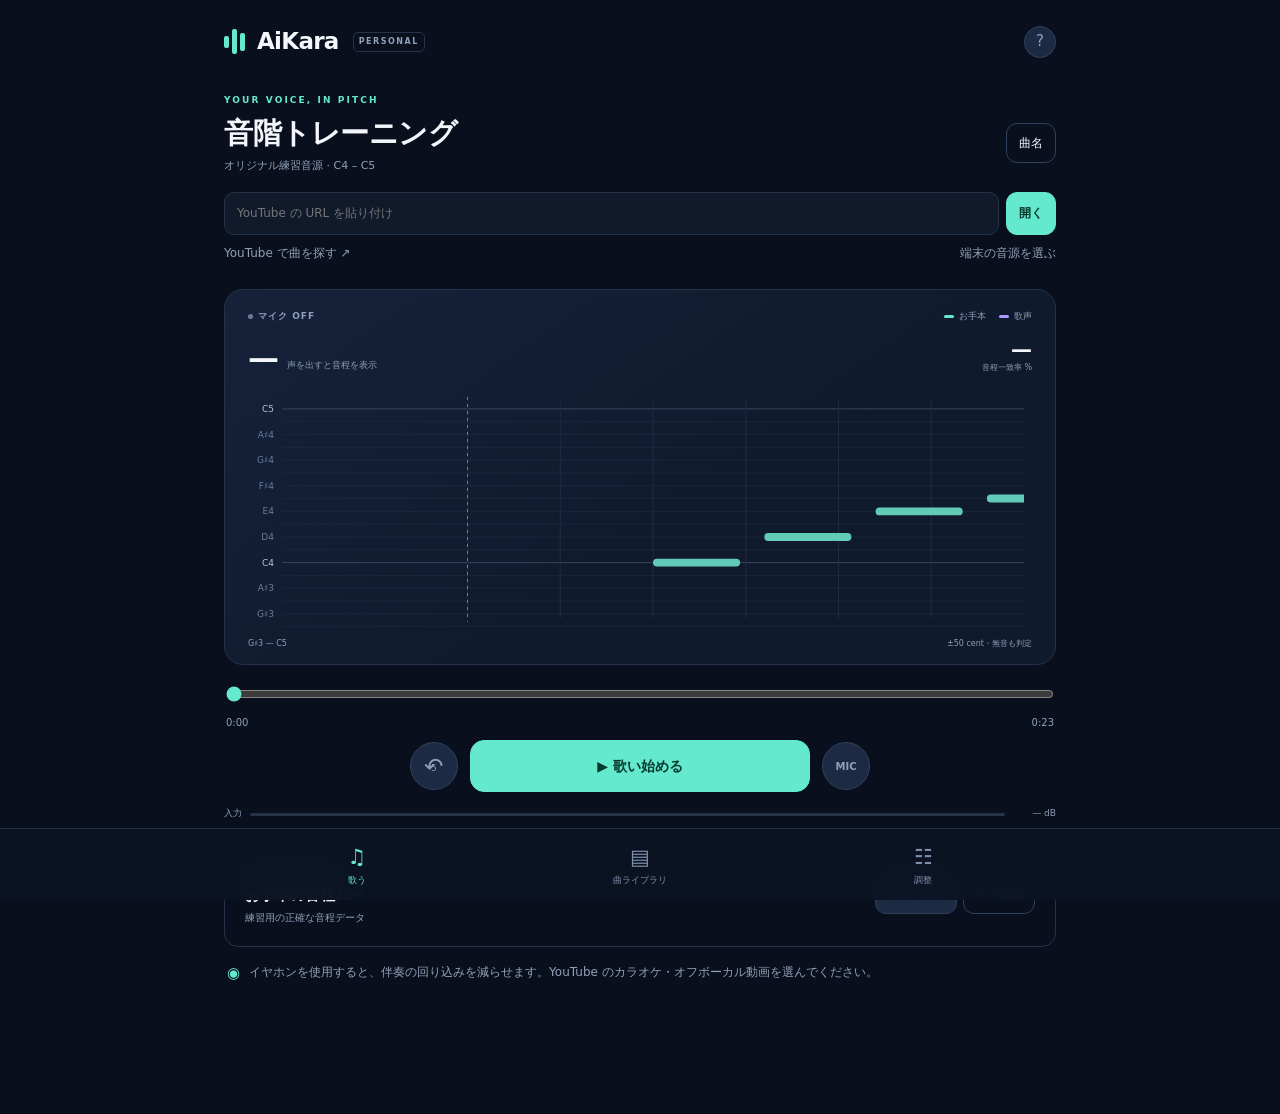
<file: app/src/main/assets/index.html>
<!doctype html>
<html lang="ja"><head><meta charset="UTF-8"><meta name="viewport" content="width=device-width,initial-scale=1,viewport-fit=cover"><meta http-equiv="Content-Security-Policy" content="default-src 'self'; script-src 'self'; style-src 'self'; img-src 'self' data:; connect-src 'none'; frame-src 'none'; object-src 'none'"><title>AiKara</title><link rel="stylesheet" href="style.css"></head>
<body>
<header><div class="brand"><span class="mark"><i></i><i></i><i></i></span>AiKara<span class="personal">PERSONAL</span></div><button id="help" class="icon-button" aria-label="使い方">?</button></header>
<main>
<section id="sing" class="page">
  <div class="eyebrow">YOUR VOICE, IN PITCH</div>
  <div class="title-row"><div><h1 id="song-title">音階トレーニング</h1><p id="song-subtitle">オリジナル練習音源 · C4 – C5</p></div><button id="rename" class="small ghost">曲名</button></div>
  <div id="source-entry" class="source-entry"><div class="input-row"><input id="youtube-url" type="url" placeholder="YouTube の URL を貼り付け" aria-label="YouTube URL" autocomplete="off"><button id="load-youtube" class="small primary">開く</button></div><div class="source-actions"><button id="search-youtube" class="text-button">YouTube で曲を探す ↗</button><button id="pick-local" class="text-button">端末の音源を選ぶ</button></div></div>
  <div class="chart-card"><div class="chart-top"><span class="live-label" id="mic-state"><b></b>マイク OFF</span><div class="legend"><span class="guide-dot"></span>お手本 <span class="voice-dot"></span>歌声</div></div>
    <div class="pitch-heading"><div><span id="current-note">—</span><small id="current-cents">声を出すと音程を表示</small></div><div class="score-number"><b id="score">—</b><span>音程一致率 %</span></div></div>
    <div class="chart-wrap"><canvas id="pitch-chart" aria-label="お手本と歌声の音程グラフ"></canvas><div id="chart-empty" hidden>お手本は未登録です<br><small>歌声の音程はそのまま表示できます</small></div></div>
    <div class="chart-bottom"><span id="range-label">C4 — C5</span><span id="score-detail">±50 cent・無音も判定</span></div>
  </div>
  <div class="timeline"><input id="seek" type="range" min="0" max="23" value="0" step="0.05" aria-label="再生位置"><div><span id="time-now">0:00</span><span id="time-end">0:23</span></div></div>
  <div class="transport"><button id="rewind" class="round" aria-label="5秒戻す">↶<small>5</small></button><button id="play" class="play"><span>▶</span> 歌い始める</button><button id="mic-toggle" class="round mic" aria-label="マイクを切り替え">MIC</button></div>
  <div class="input-meter"><span>入力</span><div><i id="level"></i></div><span id="input-db">— dB</span></div>
  <div class="guide-card"><div><span class="eyebrow">MELODY GUIDE</span><h2>お手本の音程バー</h2><p id="guide-status">練習用の正確な音程データ</p></div><div class="guide-buttons"><button id="analyze" class="small">音源から推定</button><button id="import-guide" class="small ghost">データ読込</button></div><div id="analysis-state" hidden><progress id="analysis-progress" max="100" value="0"></progress><span id="analysis-text"></span><button id="cancel-analysis" class="text-button">中止</button></div></div>
  <div class="tip"><span>◉</span><p>イヤホンを使用すると、伴奏の回り込みを減らせます。YouTube のカラオケ・オフボーカル動画を選んでください。</p></div>
</section>
<section id="library" class="page" hidden><div class="eyebrow">YOUR COLLECTION</div><h1>曲ライブラリ</h1><p class="description">読み込んだ曲と音程データを端末に保存。</p><div id="song-list"></div><button id="export-guide" class="wide">選択中の曲・音程データを書き出す</button><p class="fine">音源本体は含まれません。アプリを削除する前に、必要な音程データを書き出してください。</p></section>
<section id="settings" class="page" hidden><div class="eyebrow">MAKE IT FIT</div><h1>調整・練習</h1>
  <div class="setting-card"><h2>タイミング</h2><label for="guide-offset">お手本の開始位置 <output id="guide-offset-label">0.00 秒</output></label><div class="number-row"><button id="offset-minus">−0.1</button><input id="guide-offset" type="number" step="0.05" value="0" aria-label="お手本の開始位置 秒"><button id="offset-plus">+0.1</button></div><p class="fine">＋でお手本が遅く流れます。原曲と伴奏の前奏が異なる場合に調整します。</p>
  <label for="latency">マイク・再生の遅れ補正 <output id="latency-label">100 ms</output></label><input id="latency" type="range" min="0" max="1000" step="10" value="100"><p class="fine">歌声の線を左へずらして補正します。Bluetooth は遅れが大きくなる場合があります。</p></div>
  <div class="setting-card"><h2>入力・判定</h2><label for="gate">小さい音を無視 <output id="gate-label">−42 dB</output></label><input id="gate" type="range" min="-60" max="-20" value="-42" step="1"><label class="switch-label" for="octave"><span>オクターブ違いを許容</span><input id="octave" type="checkbox" checked></label><p class="fine">ON では 1 オクターブ上下も一致として判定。設定変更時は計測をリセットします。</p><button id="reset-score" class="wide ghost">音程一致率をリセット</button></div>
  <div class="setting-card"><h2>キー変更</h2><div class="number-row"><button id="key-down">−</button><strong id="key-label">原曲</strong><button id="key-up">＋</button></div><p id="key-help" class="fine">端末音源の伴奏とお手本を一緒に移調。YouTube 再生では使用できません。</p></div>
  <div class="setting-card"><h2>区間リピート</h2><div class="repeat-row"><button id="set-a">A を設定</button><button id="set-b">B を設定</button><button id="clear-loop" class="ghost">解除</button></div><p id="loop-label" class="fine">再生位置で A → B を設定すると繰り返します。</p></div>
  <div class="setting-card"><h2>解析について</h2><p class="fine">音源解析は単旋律の音程推定です。歌声だけの音源に適しており、伴奏・和音・コーラスが入った曲では誤検出します。ボーカル分離、YouTube 音声抽出、歌詞の自動取得は搭載していません。</p><p class="fine">マイク音声は保存・送信せず、音程を端末内で処理します。YouTube 利用時は Google に接続します。</p><div class="source-actions"><button id="youtube-terms" class="text-button">YouTube 利用規約 ↗</button><button id="google-privacy" class="text-button">Google プライバシー ↗</button></div></div>
</section>
</main>
<nav><button data-tab="sing" class="active"><span>♫</span>歌う</button><button data-tab="library"><span>▤</span>曲ライブラリ</button><button data-tab="settings"><span>☷</span>調整</button></nav>
<div id="toast" role="status" hidden></div>
<dialog id="help-dialog"><div class="eyebrow">QUICK START</div><h2>音程を見ながら歌う</h2><ol><li>YouTube の URL を開くか、端末の音源を選択。</li><li>「歌い始める」でマイクを許可。歌声の音程が表示されます。</li><li>お手本も出す場合は「音源から推定」で歌声入りの手持ち音源を読み込み。</li><li>前奏の長さが違う場合は「調整」で開始位置を合わせます。</li></ol><p class="fine">最初の音階トレーニングは、お手本付きですぐ試せます。YouTube の再生開始は、上部の動画をタップする必要がある場合があります。</p><button id="close-help" class="primary wide">始める</button></dialog>
<dialog id="prompt-dialog"><h2 id="prompt-title"></h2><form method="dialog"><div class="input-row"><input id="prompt-input" autocomplete="off"></div><div class="source-actions"><button value="cancel" class="ghost">キャンセル</button><button value="ok" class="primary">決定</button></div></form></dialog>
<script src="core.js"></script><script src="app.js"></script>
</body></html>
</file>
<file: app/src/main/assets/style.css>
:root{color-scheme:dark;--bg:#090f1d;--card:#111c2f;--line:#25324a;--text:#f4f6fb;--muted:#91a0b9;--mint:#65e9ce;--purple:#ab9aff}*{box-sizing:border-box}body{margin:0;background:var(--bg);color:var(--text);font:14px/1.55 system-ui,-apple-system,'Noto Sans',sans-serif;padding-bottom:84px}button,input{font:inherit}button{cursor:pointer;background:#1c2b43;color:var(--text);border:1px solid #30415d;border-radius:11px;min-height:44px;padding:10px 15px;touch-action:manipulation}button:active{transform:scale(.98)}button:disabled{opacity:.4;cursor:not-allowed}button:focus-visible,input:focus-visible{outline:2px solid var(--mint);outline-offset:3px}input{min-width:0}button.primary{background:var(--mint);color:#07392f;border-color:var(--mint);font-weight:750}.ghost{background:transparent}.small{min-height:40px;padding:8px 12px;font-size:12px}.wide{width:100%}.text-button{padding:5px 0;border:0;border-radius:4px;background:none;min-height:36px;color:var(--muted);font-size:11px}header{max-width:900px;margin:auto;padding:22px 22px 17px;display:flex;align-items:center;justify-content:space-between}.brand{font-size:23px;font-weight:800;letter-spacing:-.7px;display:flex;align-items:center;gap:10px}.personal{font-size:8px;font-weight:600;letter-spacing:1.5px;color:var(--muted);margin-left:4px;border:1px solid var(--line);border-radius:5px;padding:3px 5px}.mark{display:flex;width:23px;height:25px;align-items:center;gap:3px}.mark i{background:var(--mint);width:5px;height:12px;border-radius:2px}.mark i:nth-child(2){height:25px}.mark i:nth-child(3){height:18px}.icon-button{padding:0;border-radius:50%;height:32px;width:32px;min-height:32px;color:var(--muted);font-size:15px}main{max-width:900px;margin:0 auto;padding:4px 20px 24px}.eyebrow{font-size:9px;font-weight:700;letter-spacing:2.1px;color:var(--mint);margin-bottom:5px}h1,h2,p{margin:0}h1{font-size:23px;line-height:1.4;letter-spacing:-.5px;word-break:break-word}h2{font-size:15px;font-weight:650}.title-row{display:flex;gap:10px;justify-content:space-between;align-items:center;margin-bottom:18px}.title-row>div{min-width:0}.title-row p,.description{color:var(--muted);font-size:11px;margin-top:4px}.source-entry{margin-bottom:18px}.input-row{display:flex;gap:7px}.input-row input{flex:1;width:100%;padding:11px 12px;border-radius:10px;color:var(--text);background:#101a2a;border:1px solid var(--line);font-size:12px}.source-actions{display:flex;justify-content:space-between;gap:10px}.chart-card{border:1px solid var(--line);border-radius:19px;background:linear-gradient(145deg,#15223a,#101a2d 60%);padding:15px 14px 10px;overflow:hidden}.chart-top{display:flex;justify-content:space-between;align-items:center;gap:8px}.live-label{font-size:9px;font-weight:600;letter-spacing:1px;color:var(--muted);display:flex;align-items:center;gap:5px}.live-label b{width:5px;height:5px;background:#6c7b94;border-radius:50%}.live-label.on{color:var(--mint)}.live-label.on b{background:var(--mint);box-shadow:0 0 8px #65e9ce80}.legend{font-size:9px;color:var(--muted);display:flex;align-items:center;gap:5px}.guide-dot,.voice-dot{width:10px;height:3px;border-radius:2px;display:inline-block;background:var(--mint)}.voice-dot{background:var(--purple);margin-left:8px}.pitch-heading{display:flex;justify-content:space-between;align-items:center;margin-top:9px}.pitch-heading>div:first-child{display:flex;align-items:baseline;gap:9px}#current-note{font-size:31px;font-weight:650;letter-spacing:-1px}#current-cents{color:var(--muted);font-size:9px}.score-number{text-align:right;display:flex;flex-direction:column}.score-number b{font-size:21px;line-height:1.1;font-weight:650}.score-number span{font-size:8px;color:var(--muted)}.chart-wrap{height:172px;position:relative;margin-top:8px}canvas{width:100%;height:100%;display:block}#chart-empty{position:absolute;inset:40px 8px auto 35px;text-align:center;pointer-events:none;font-size:12px;color:#a7b4ca;background:#111c2fcc;padding:10px;border-radius:8px}#chart-empty small{font-size:10px}.chart-bottom{display:flex;justify-content:space-between;font-size:8px;color:var(--muted);padding-top:4px}.timeline{margin:15px 2px 10px}.timeline input{margin:0;width:100%;height:16px}.timeline div{display:flex;justify-content:space-between;color:var(--muted);font-size:10px;font-variant-numeric:tabular-nums}input[type=range]{accent-color:var(--mint);cursor:pointer;min-height:28px}input[type=checkbox]{accent-color:var(--mint);width:22px;height:22px}.transport{display:flex;gap:12px;align-items:center;justify-content:center}.play{flex:1;max-width:340px;background:var(--mint);border-color:var(--mint);color:#06392e;font-size:14px;font-weight:750;min-height:52px;border-radius:14px}.play span{margin-right:8px;font-size:12px}.round{width:48px;height:48px;padding:0;border-radius:50%;position:relative;font-size:23px;color:var(--muted)}.round small{font-size:9px;position:absolute;top:19px;left:20px}.round.mic{font-size:10px;font-weight:750}.round.mic.on{color:var(--mint);border-color:#347c70;background:#15362f}.input-meter{display:flex;gap:8px;align-items:center;font-size:9px;color:var(--muted);margin:15px 0 20px}.input-meter>div{height:3px;background:var(--line);flex:1;overflow:hidden;border-radius:5px}.input-meter i{display:block;height:100%;width:0;background:var(--mint)}#input-db{width:43px;text-align:right}.guide-card{border:1px solid var(--line);border-radius:14px;padding:15px;display:flex;gap:10px;flex-wrap:wrap;justify-content:space-between;align-items:center}.guide-card .eyebrow{font-size:8px}.guide-card p{font-size:10px;color:var(--muted);margin-top:3px}.guide-buttons{display:flex;gap:6px}.guide-buttons button{font-size:10px;padding:7px 10px}.tip{display:flex;gap:9px;color:var(--muted);font-size:10px;padding:15px 3px}.tip>span{color:var(--mint);font-size:15px}.tip p{line-height:1.8}nav{position:fixed;z-index:5;bottom:0;left:0;right:0;height:72px;padding:5px max(20px,calc((100vw - 850px)/2));display:flex;background:#0c1424f5;border-top:1px solid var(--line);backdrop-filter:blur(16px)}nav button{flex:1;display:flex;align-items:center;justify-content:center;flex-direction:column;gap:1px;min-height:52px;border:0;background:none;color:#7f90ad;font-size:9px;padding:3px}nav button span{font-size:21px}nav button.active{color:var(--mint)}.setting-card{background:var(--card);border:1px solid var(--line);border-radius:14px;padding:18px;margin:16px 0}.setting-card h2{margin-bottom:14px}.setting-card label{display:flex;justify-content:space-between;gap:8px;color:#d3dbea;font-size:12px;margin-top:16px}.setting-card output{color:var(--mint);font-size:11px}.setting-card input[type=range]{width:100%;margin:7px 0}.number-row{display:flex;gap:12px;align-items:center;margin:12px 0;justify-content:space-between}.number-row input,.number-row strong{width:100%;text-align:center;font-size:17px;flex:1}.number-row input{background:#0b1424;border:1px solid var(--line);color:var(--text);border-radius:8px;min-height:43px;padding:5px}.number-row button{min-width:65px}.fine{font-size:11px;line-height:1.9;color:var(--muted);margin:10px 0}.switch-label{align-items:center;margin-bottom:15px}.repeat-row{display:flex;gap:6px}.repeat-row button{flex:1;font-size:11px;padding:8px}#song-list{margin:22px 0}.song-item{display:flex;align-items:center;gap:8px;border:1px solid var(--line);border-radius:14px;padding:10px;margin-bottom:11px;background:var(--card)}.song-item.selected{border-color:#398b7a}.song-item .song-select{border:0;flex:1;text-align:left;background:none;min-width:0;padding:6px}.song-item h2{font-size:14px;overflow-wrap:anywhere}.song-item p{color:var(--muted);font-size:10px;margin-top:4px}.song-item .remove{border:0;background:none;font-size:20px;padding:6px;color:#8c9bb4}#toast{position:fixed;bottom:85px;left:20px;right:20px;background:#e5eeff;color:#14223a;padding:13px 15px;border-radius:12px;font-size:12px;box-shadow:0 5px 25px #0007;z-index:20;max-width:700px;margin:auto}dialog{border:1px solid #334665;border-radius:20px;background:#121e32;color:var(--text);max-width:440px;width:calc(100% - 34px);padding:25px}dialog::backdrop{background:#050a14cc}dialog h2{font-size:21px;margin-bottom:15px}dialog ol{padding-left:20px;font-size:13px;color:#c4cfe2}dialog li{padding:6px 0}#analysis-state{width:100%;font-size:10px;color:var(--muted)}progress{width:100%;height:5px;accent-color:var(--mint)}[hidden]{display:none!important}@media(min-width:650px){main{padding:10px 34px 30px}header{padding:24px 34px}.chart-wrap{height:245px}.chart-card{padding:20px 23px 14px}h1{font-size:29px}.guide-card{padding:20px}.tip{font-size:12px}.source-actions .text-button{font-size:12px}}@media(max-width:350px){header{padding:16px}main{padding:0 12px 20px}.title-row h1{font-size:20px}.legend{font-size:8px}#current-cents{font-size:8px}.chart-wrap{height:155px}.transport{gap:9px}}
</file>
